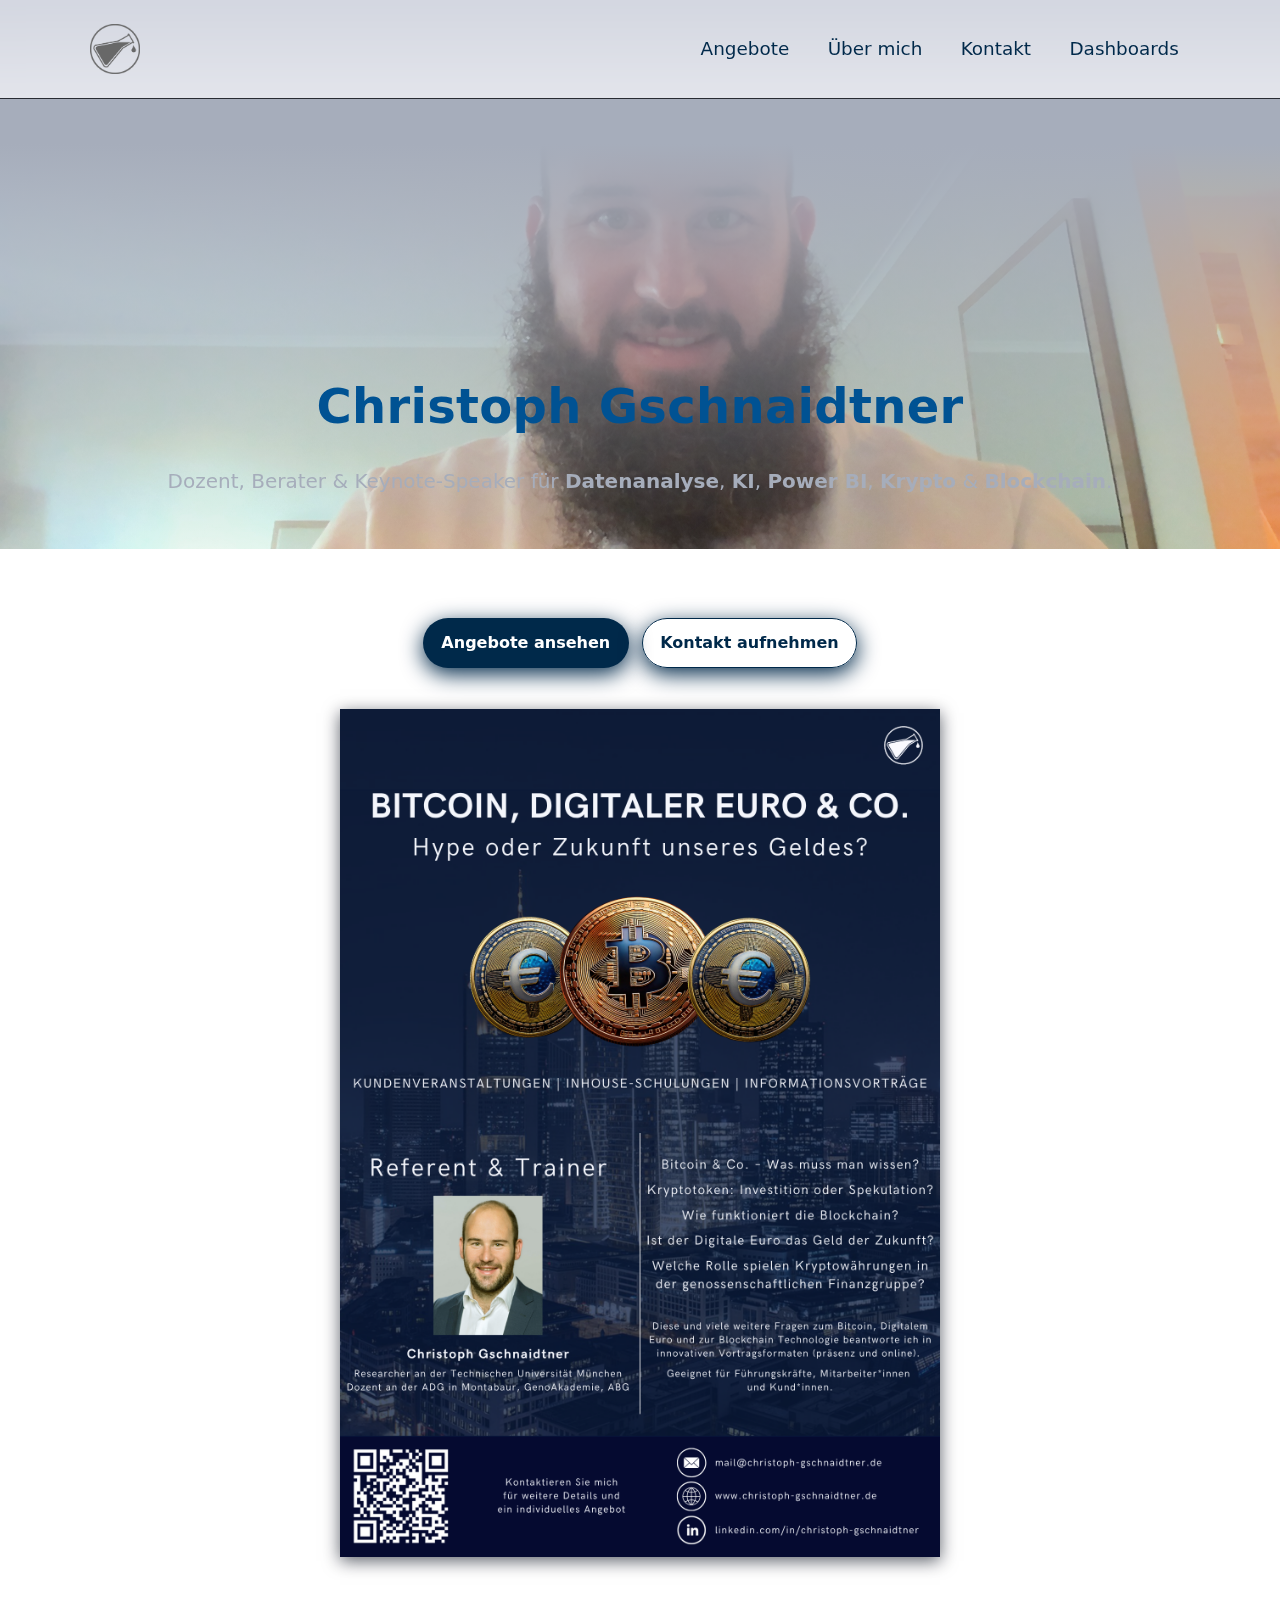
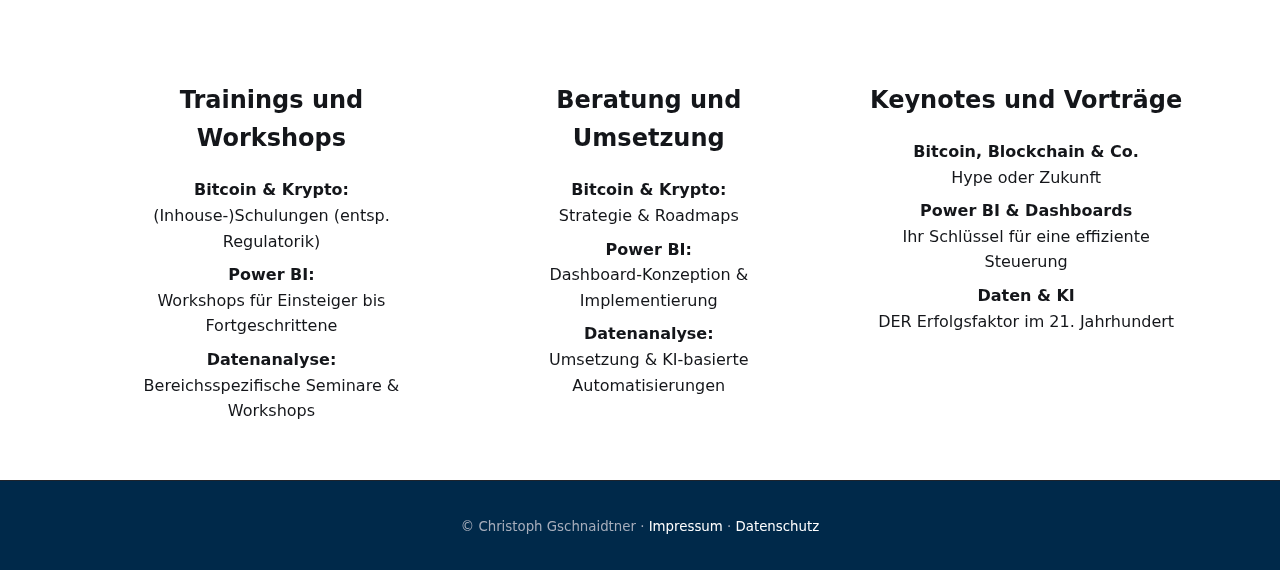
<file: index.html>
<!doctype html>
<html lang="de">
<head>
  <meta charset="utf-8" />
  <meta name="viewport" content="width=device-width, initial-scale=1" />
  <title>Christoph Gschnaidtner – Dozent & Berater (Datenanalyse, KI, Power BI, Blockchain)</title>
  <meta name="description" content="Schulungen, Workshops und Beratung zu Datenanalyse, KI, Data Storytelling, Power BI und Blockchain. Dozent & Berater: Christoph Gschnaidtner." />
  <meta name="author" content="Christoph Gschnaidtner" />
  <link rel="canonical" href="https://www.christoph-gschnaidtner.de/" />
  <link rel="icon" type="image/svg+xml" href="assets/icons/Logo_Christoph_Gschnaidtner.png" />
  <meta property="og:title" content="Christoph Gschnaidtner – Dozent & Berater" />
  <meta property="og:description" content="Trainings & Beratung zu Datenanalyse, KI, Data Storytelling, Power BI & Blockchain." />
  <meta property="og:type" content="website" />
  <meta property="og:url" content="https://www.christoph-gschnaidtner.de/" />
  <meta name="twitter:card" content="summary" />
  <link rel="stylesheet" href="assets/css/styles.css" />
  <script>document.documentElement.classList.add('js')</script>
</head>
<body>
  <header class="site-header">
    <div class="container nav">
      <a class="logo" href="/" aria-label="Startseite">
          <img
          src="assets/icons/Logo_Christoph_Gschnaidtner.png"
          alt="Christoph Gschnaidtner"
          width="140" height="36"
          fetchpriority="high"
          decoding="async"
          loading="eager"
          />
      </a>
      <button class="nav-toggle" aria-expanded="false" aria-controls="site-menu" aria-label="Menü öffnen">☰</button>
      <nav id="site-menu" class="menu" aria-label="Hauptmenü">
        <a href="offers.html">Angebote</a>
        <a href="aboutme.html">Über mich</a>
        <a href="contact.html">Kontakt</a>
        <a href="Dashboard.html">Dashboards</a>
      </nav>
    </div>
  </header>

  <main>
    <div class="hero-bg">
      <img src="assets/icons/WIN_20250913_18_25_19_Pro.jpg" alt="Hero Background" />
    </div>
    <section class="hero">
      <div class="container">
        <h1>Christoph Gschnaidtner</h1>
        <p class="subtitle">Dozent, Berater &amp; Keynote-Speaker für
          <strong>Datenanalyse</strong>, <strong>KI</strong>, <strong>Power BI</strong>, <strong>Krypto</strong> &amp; <strong>Blockchain</strong>.
        </p>
      </div>
    </section>
    <section id="Buttons" class="section">
      <div class="cta">
        <a class="button" href="offers.html">Angebote ansehen</a>
        <a class="button ghost" href="contact.html">Kontakt aufnehmen</a>
      </div>
      <div class="cta">
      <a href="assets/icons/2025_Bitcoin_Digitaler_Euro_Co_Gschnaidtner_Links.pdf" target="_blank">
        <img src="assets/icons/2025_Bitcoin_Digitaler_Euro_Co_Gschnaidtner_Druck.png" alt="Logo" width="600" class="picture-shadow" />
      </a>
      </div>
    </section>
    
    <section id="angebote" class="section">
      <div class="container grid-3">
        <div>
          <ul class="list">
            <h2>Trainings und Workshops</h2>
            <div><strong>Bitcoin &amp; Krypto:</strong> <br> (Inhouse-)Schulungen (entsp. Regulatorik) </div>
            <div><strong>Power&nbsp;BI:</strong> <br> Workshops für Einsteiger bis Fortgeschrittene</div>
            <div><strong>Datenanalyse:</strong> <br> Bereichsspezifische Seminare &amp; Workshops</div>
          </ul>
        </div>
        <div>
          <ul class="list">
            <h2>Beratung und Umsetzung</h2>
            <div><strong>Bitcoin &amp; Krypto:</strong> <br> Strategie &amp; Roadmaps</div>
            <div><strong>Power&nbsp;BI:</strong> <br> Dashboard-Konzeption &amp; Implementierung</div>
            <div><strong>Datenanalyse:</strong> <br> Umsetzung &amp; KI-basierte Automatisierungen</div>
          </ul>
        </div>
        <div>
          <ul class="list">
            <h2>Keynotes und Vorträge</h2>
            <div><strong>Bitcoin, Blockchain &amp; Co.</strong> <br> Hype oder Zukunft </div>
            <div><strong>Power&nbsp;BI &amp; Dashboards</strong> <br> Ihr Schlüssel für eine effiziente Steuerung</div>
            <div><strong>Daten &amp; KI</strong> <br> DER Erfolgsfaktor im 21. Jahrhundert</div>
          </ul>
        </div>
      </div>
    </section>
  </main>

  <footer class="site-footer">
    <div class="container">
      <small>© <span id="year"></span> Christoph Gschnaidtner · <a href="impressum.html">Impressum</a> · <a href="datenschutz.html">Datenschutz</a></small>
    </div>
  </footer>

  <script src="assets/js/script.js" defer></script>
</body>
</html>
</file>
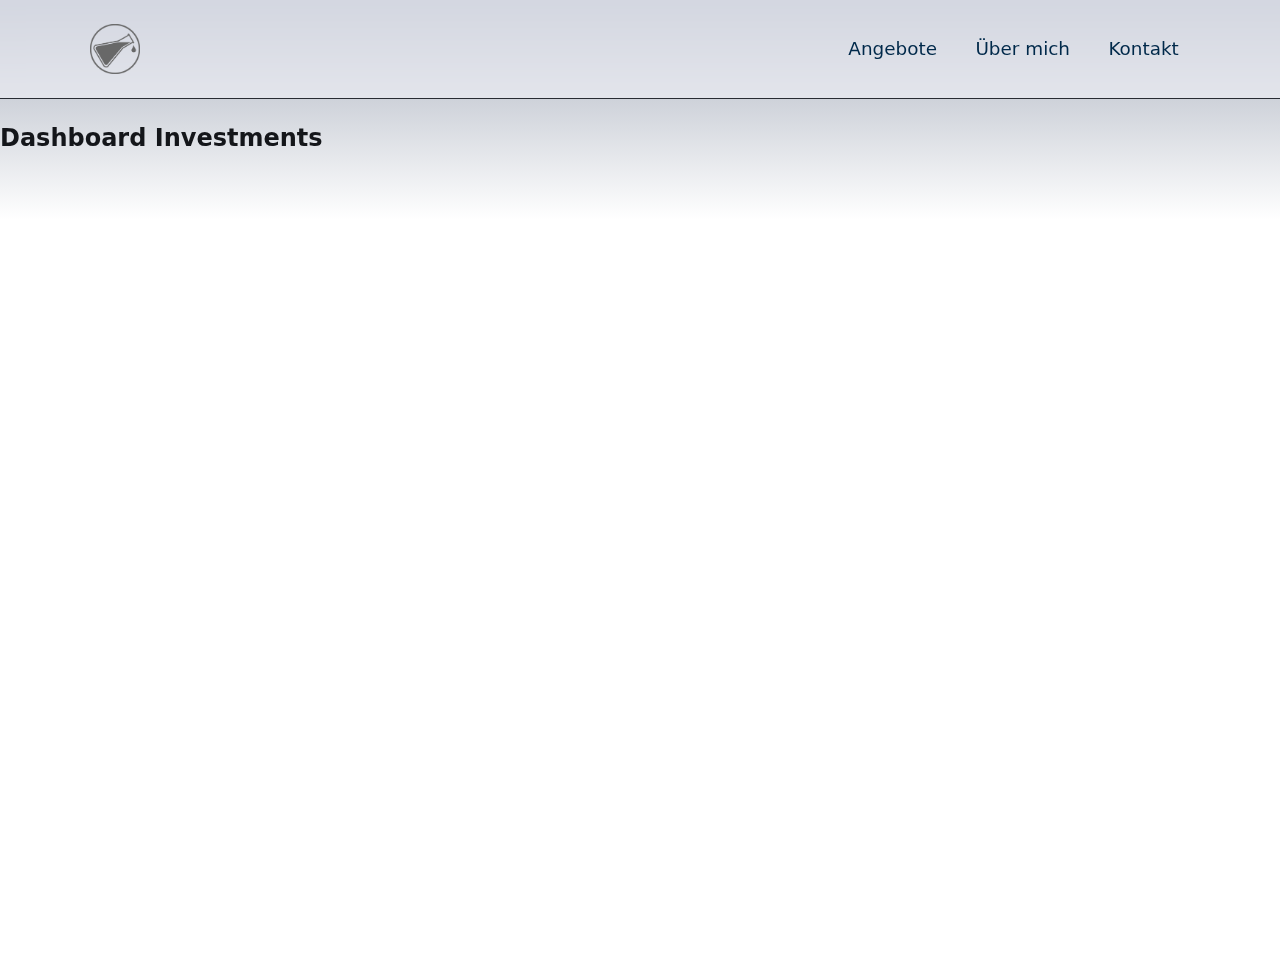
<file: Dashboard.html>
<!doctype html>
<html lang="de">
<head>
  <meta charset="utf-8" />
  <meta name="viewport" content="width=device-width, initial-scale=1" />
  <title>Christoph Gschnaidtner – Dozent & Berater (Datenanalyse, KI, Power BI, Blockchain)</title>
  <meta name="description" content="Schulungen, Workshops und Beratung zu Datenanalyse, KI, Data Storytelling, Power BI und Blockchain. Dozent & Berater: Christoph Gschnaidtner." />
  <meta name="author" content="Christoph Gschnaidtner" />
  <link rel="canonical" href="https://www.christoph-gschnaidtner.de/" />
  <link rel="icon" type="image/svg+xml" href="assets/icons/Logo_Christoph_Gschnaidtner.png" />
  <meta property="og:title" content="Christoph Gschnaidtner – Dozent & Berater" />
  <meta property="og:description" content="Trainings & Beratung zu Datenanalyse, KI, Data Storytelling, Power BI & Blockchain." />
  <meta property="og:type" content="website" />
  <meta property="og:url" content="https://www.christoph-gschnaidtner.de/" />
  <meta name="twitter:card" content="summary" />
  <link rel="stylesheet" href="assets/css/styles.css" />
  <script>document.documentElement.classList.add('js')</script>
</head>
<body>
  <header class="site-header">
    <div class="container nav">
      <a class="logo" href="/" aria-label="Startseite">
          <img
          src="assets/icons/Logo_Christoph_Gschnaidtner.png"
          alt="Christoph Gschnaidtner"
          width="140" height="36"
          fetchpriority="high"
          decoding="async"
          loading="eager"
          />
      </a>
      <button class="nav-toggle" aria-expanded="false" aria-controls="site-menu" aria-label="Menü öffnen">☰</button>
      <nav id="site-menu" class="menu" aria-label="Hauptmenü">
        <a href="#angebote">Angebote</a>
        <a href="#ueber-mich">Über mich</a>
        <a href="#kontakt">Kontakt</a>
      </nav>
    </div>
  </header>

  <main>
      <section id="dashboard">
      <h2>Dashboard Investments</h2>
      <div style="position:relative;padding-top:62%;height:0;overflow:hidden;">
        <iframe 
          title="Dashboard_Investments"
          src="https://app.powerbi.com/view?r=eyJrIjoiMThlMTJhYWUtNzJmNC00MDcwLTk3YWYtYmFjODhlYjQyMzMyIiwidCI6ImE3MmNlYzMxLTZjOWUtNDc5NC1iMzUxLWU1YzZlNDgxMmU1MiJ9" 
          frameborder="0" 
          allowFullScreen="true"
          style="position:absolute;top:0;left:0;width:100%;height:100%;">
        </iframe>
      </div>
    </section>  
  </main>
</html>
</file>
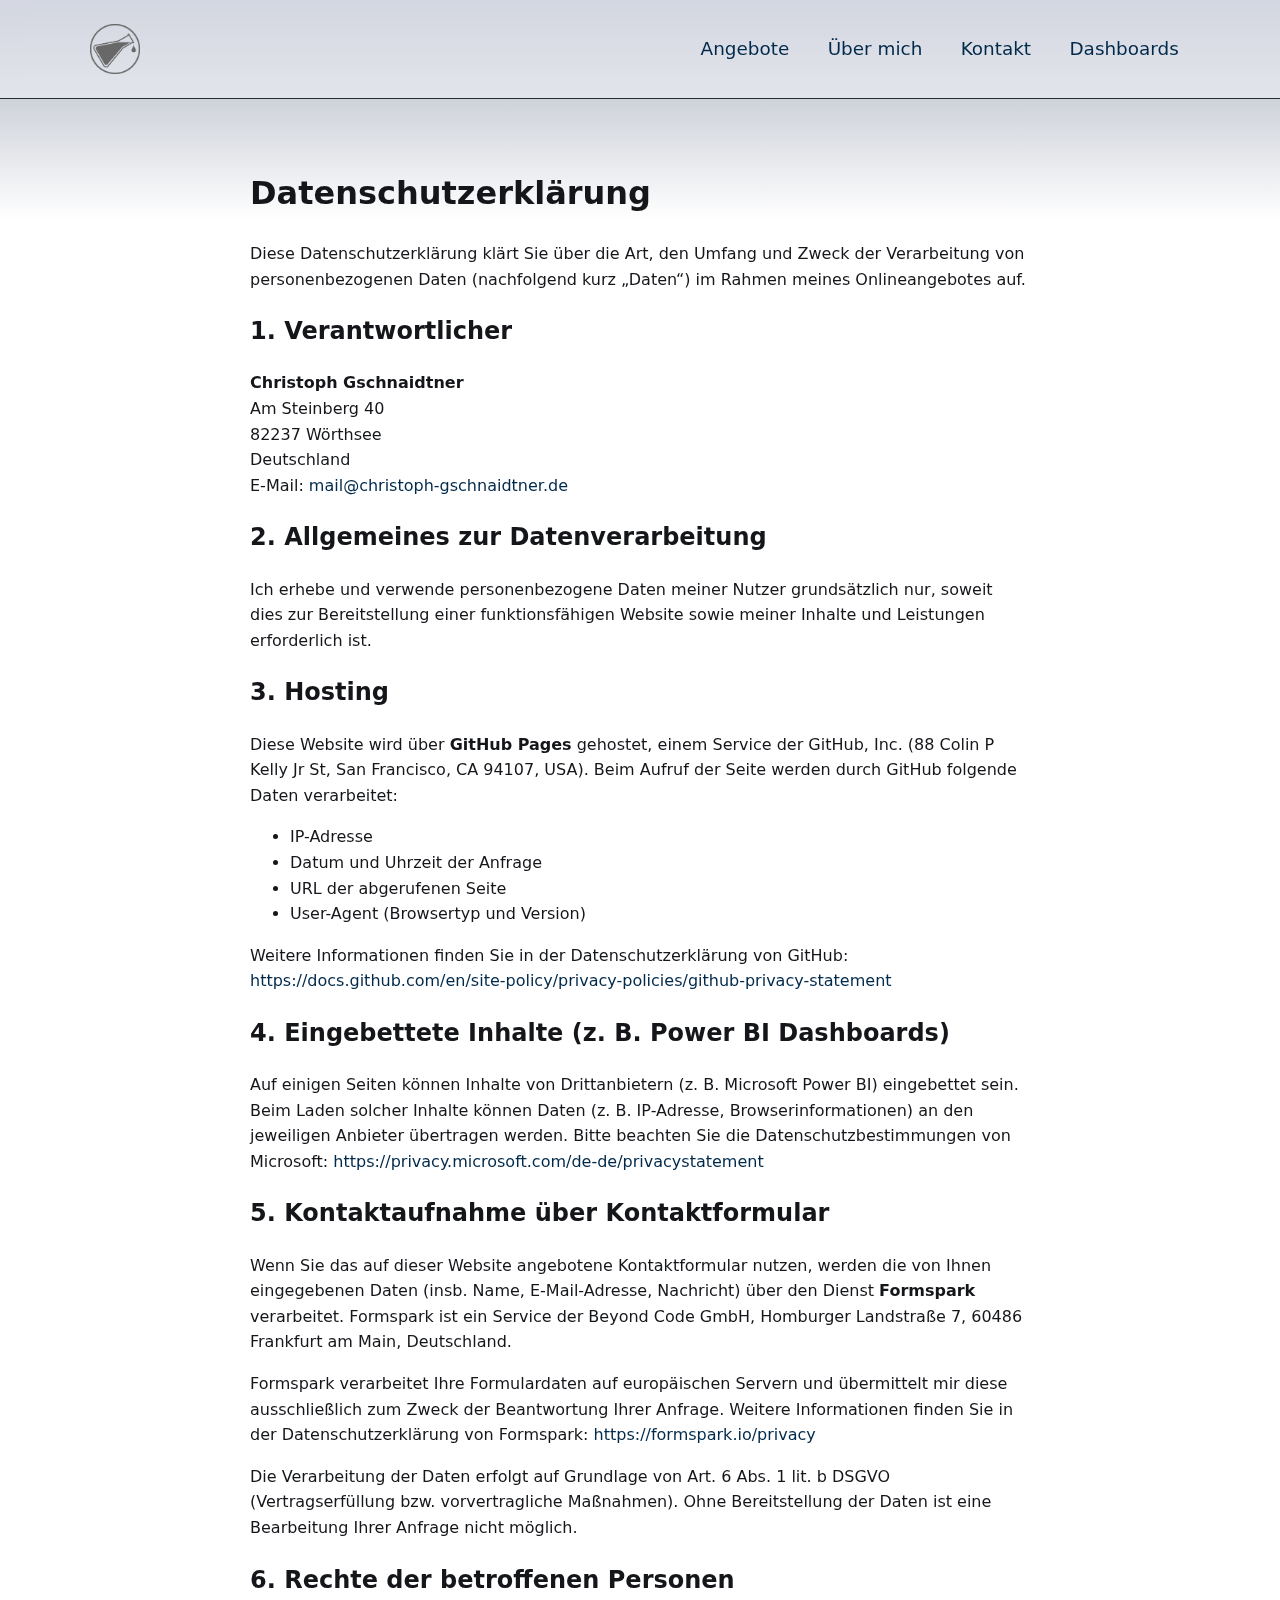
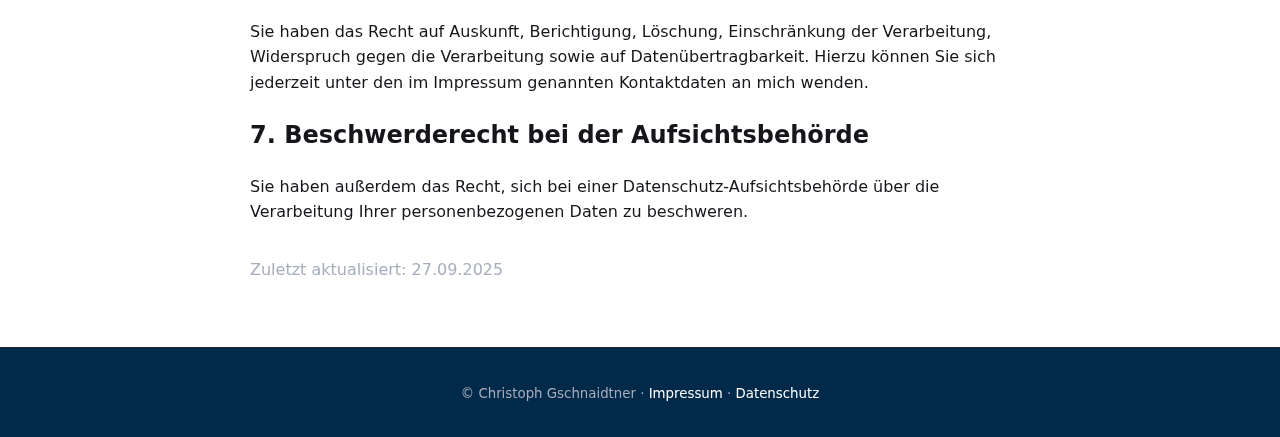
<file: datenschutz.html>
<!doctype html>
<html lang="de">
<head>
  <meta charset="utf-8" />
  <meta name="viewport" content="width=device-width, initial-scale=1" />
  <title>Christoph Gschnaidtner – Dozent & Berater (Datenanalyse, KI, Power BI, Blockchain)</title>
  <meta name="description" content="Schulungen, Workshops und Beratung zu Datenanalyse, KI, Data Storytelling, Power BI und Blockchain. Dozent & Berater: Christoph Gschnaidtner." />
  <meta name="author" content="Christoph Gschnaidtner" />
  <link rel="canonical" href="https://www.christoph-gschnaidtner.de/" />
  <link rel="icon" type="image/svg+xml" href="assets/icons/Logo_Christoph_Gschnaidtner.png" />
  <meta property="og:title" content="Christoph Gschnaidtner – Dozent & Berater" />
  <meta property="og:description" content="Trainings & Beratung zu Datenanalyse, KI, Data Storytelling, Power BI & Blockchain." />
  <meta property="og:type" content="website" />
  <meta property="og:url" content="https://www.christoph-gschnaidtner.de/" />
  <meta name="twitter:card" content="summary" />
  <link rel="stylesheet" href="assets/css/styles.css" />
  <script>document.documentElement.classList.add('js')</script>
</head>
<body>
  <header class="site-header">
    <div class="container nav">
      <a class="logo" href="/" aria-label="Startseite">
          <img
          src="assets/icons/Logo_Christoph_Gschnaidtner.png"
          alt="Christoph Gschnaidtner"
          width="140" height="36"
          fetchpriority="high"
          decoding="async"
          loading="eager"
          />
      </a>
      <button class="nav-toggle" aria-expanded="false" aria-controls="site-menu" aria-label="Menü öffnen">☰</button>
      <nav id="site-menu" class="menu" aria-label="Hauptmenü">
        <a href="offers.html">Angebote</a>
        <a href="aboutme.html">Über mich</a>
        <a href="contact.html">Kontakt</a>
        <a href="Dashboard.html">Dashboards</a>
      </nav>
    </div>
  </header>


  <main>
    <section class="section">
        <div class="container narrow">
            <h1>Datenschutzerklärung</h1>
                <p>Diese Datenschutzerklärung klärt Sie über die Art, den Umfang und Zweck der Verarbeitung von personenbezogenen Daten (nachfolgend kurz „Daten“) im Rahmen meines Onlineangebotes auf.</p>

                <h2>1. Verantwortlicher</h2>
                <p>
                <strong>Christoph Gschnaidtner</strong><br>
                    Am Steinberg 40<br>
                    82237 Wörthsee<br>
                    Deutschland<br>
                    E-Mail: <a href="mailto:mail@christoph-gschnaidtner.de">mail@christoph-gschnaidtner.de</a>
                </p>

                <h2>2. Allgemeines zur Datenverarbeitung</h2>
                <p>Ich erhebe und verwende personenbezogene Daten meiner Nutzer grundsätzlich nur, soweit dies zur Bereitstellung einer funktionsfähigen Website sowie meiner Inhalte und Leistungen erforderlich ist.</p>

                <h2>3. Hosting</h2>
                <p>Diese Website wird über <strong>GitHub Pages</strong> gehostet, einem Service der GitHub, Inc. (88 Colin P Kelly Jr St, San Francisco, CA 94107, USA). 
                Beim Aufruf der Seite werden durch GitHub folgende Daten verarbeitet:</p>
                <ul>
                <li>IP-Adresse</li>
                <li>Datum und Uhrzeit der Anfrage</li>
                <li>URL der abgerufenen Seite</li>
                <li>User-Agent (Browsertyp und Version)</li>
                </ul>
                <p>Weitere Informationen finden Sie in der Datenschutzerklärung von GitHub: <a href="https://docs.github.com/en/site-policy/privacy-policies/github-privacy-statement" target="_blank">https://docs.github.com/en/site-policy/privacy-policies/github-privacy-statement</a></p>

                <h2>4. Eingebettete Inhalte (z. B. Power BI Dashboards)</h2>
                <p>Auf einigen Seiten können Inhalte von Drittanbietern (z. B. Microsoft Power BI) eingebettet sein. 
                Beim Laden solcher Inhalte können Daten (z. B. IP-Adresse, Browserinformationen) an den jeweiligen Anbieter übertragen werden. 
                Bitte beachten Sie die Datenschutzbestimmungen von Microsoft: <a href="https://privacy.microsoft.com/de-de/privacystatement" target="_blank">https://privacy.microsoft.com/de-de/privacystatement</a></p>

                <h2>5. Kontaktaufnahme über Kontaktformular</h2>
                <p>Wenn Sie das auf dieser Website angebotene Kontaktformular nutzen, werden die von Ihnen eingegebenen Daten (insb. Name, E-Mail-Adresse, Nachricht) über den Dienst <strong>Formspark</strong> verarbeitet. 
                Formspark ist ein Service der Beyond Code GmbH, Homburger Landstraße 7, 60486 Frankfurt am Main, Deutschland.</p>

                <p>Formspark verarbeitet Ihre Formulardaten auf europäischen Servern und übermittelt mir diese ausschließlich zum Zweck der Beantwortung Ihrer Anfrage. 
                Weitere Informationen finden Sie in der Datenschutzerklärung von Formspark: <a href="https://formspark.io/privacy" target="_blank">https://formspark.io/privacy</a></p>

                <p>Die Verarbeitung der Daten erfolgt auf Grundlage von Art. 6 Abs. 1 lit. b DSGVO (Vertragserfüllung bzw. vorvertragliche Maßnahmen). 
                Ohne Bereitstellung der Daten ist eine Bearbeitung Ihrer Anfrage nicht möglich.</p>

                <h2>6. Rechte der betroffenen Personen</h2>
                <p>Sie haben das Recht auf Auskunft, Berichtigung, Löschung, Einschränkung der Verarbeitung, Widerspruch gegen die Verarbeitung sowie auf Datenübertragbarkeit. 
                Hierzu können Sie sich jederzeit unter den im Impressum genannten Kontaktdaten an mich wenden.</p>

                <h2>7. Beschwerderecht bei der Aufsichtsbehörde</h2>
                <p>Sie haben außerdem das Recht, sich bei einer Datenschutz-Aufsichtsbehörde über die Verarbeitung Ihrer personenbezogenen Daten zu beschweren.</p>
   
        <p style="color:#a6adbb;margin-top:2rem">
          Zuletzt aktualisiert: <time datetime="2025-09-27">27.09.2025</time>
        </p>
      </div>
    </section>
  </main>
  
  <footer class="site-footer">
    <div class="container">
      <small>© <span id="year"></span> Christoph Gschnaidtner · <a href="impressum.html">Impressum</a> · <a href="datenschutz.html">Datenschutz</a></small>
    </div>
  </footer>

  <script src="assets/js/script.js" defer></script>
</body>
</html>
</file>
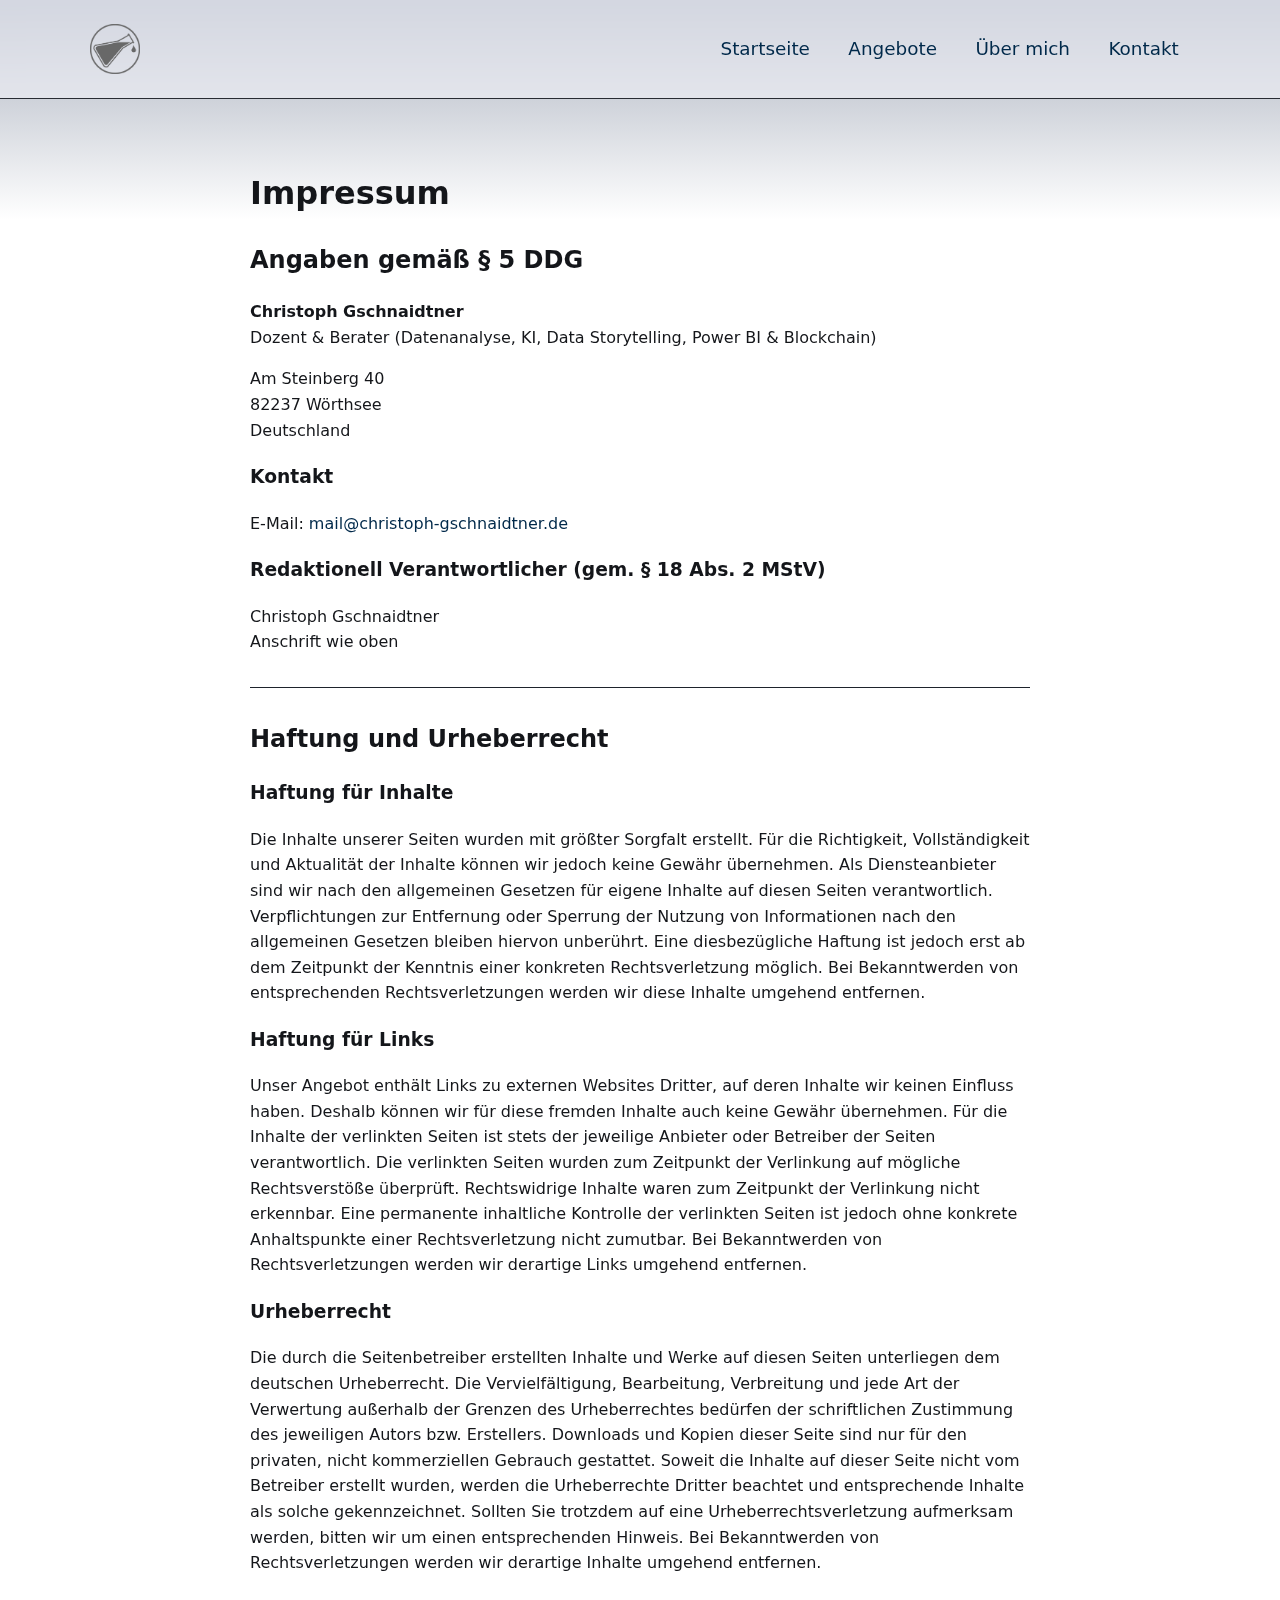
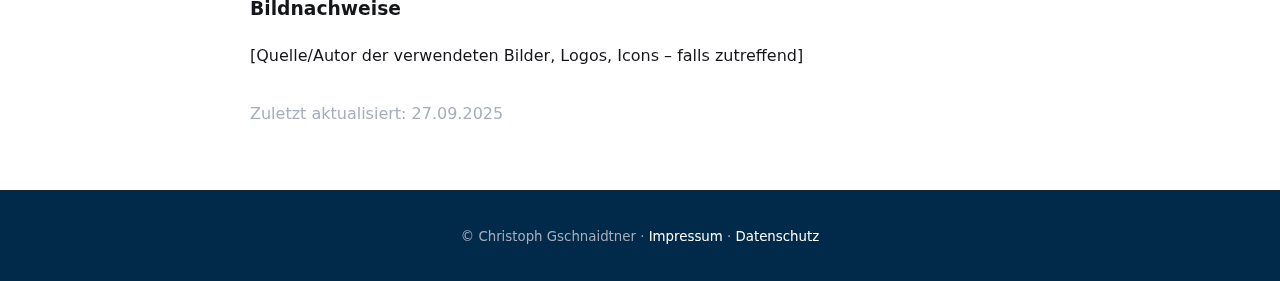
<file: impressum.html>
<!doctype html>
<html lang="de">
<head>
  <meta charset="utf-8" />
  <meta name="viewport" content="width=device-width, initial-scale=1" />
  <title>Impressum – Christoph Gschnaidtner</title>
  <meta name="description" content="Impressum von Christoph Gschnaidtner – Dozent & Berater für Datenanalyse, KI, Data Storytelling, Power BI und Blockchain."/>
  <meta name="author" content="Christoph Gschnaidtner" />
  <link rel="canonical" href="https://www.christoph-gschnaidtner.de/" />
  <link rel="icon" type="image/svg+xml" href="assets/icons/Logo_Christoph_Gschnaidtner.png" />
  <link rel="stylesheet" href="assets/css/styles.css" />
  <script>document.documentElement.classList.add('js')</script>
</head>
<body>
  <header class="site-header">
    <div class="container nav">
      <a class="logo" href="/" aria-label="Startseite">
          <img
          src="assets/icons/Logo_Christoph_Gschnaidtner.png"
          alt="Christoph Gschnaidtner"
          width="140" height="36"
          fetchpriority="high"
          decoding="async"
          loading="eager"
          />
      </a>
      <nav class="menu" aria-label="Hauptmenü">
        <a href="/">Startseite</a>
        <a href="offers.html">Angebote</a>
        <a href="aboutme.html">Über mich</a>
        <a href="contact.html">Kontakt</a>
      </nav>
    </div>
  </header>

  <main>
    <section class="section">
      <div class="container narrow">
        <h1>Impressum</h1>

        <!-- Anbieterkennzeichnung nach § 5 DDG (ehemals § 5 TMG) -->
        <h2>Angaben gemäß § 5 DDG</h2>
        <p>
          <strong>Christoph Gschnaidtner</strong><br>
          Dozent &amp; Berater (Datenanalyse, KI, Data Storytelling, Power BI &amp; Blockchain)
        </p>
        <p>
          <!-- TODO: Eigene ladungsfähige Anschrift eintragen -->
          Am Steinberg 40<br>
          82237 Wörthsee<br>
          Deutschland
        </p>

        <h3>Kontakt</h3>
        <p>
          E-Mail: <a href="mailto:mail@christoph-gschnaidtner.de">mail@christoph-gschnaidtner.de</a><br>
        </p>

        <!-- Optional: Wenn USt-IdNr. vorhanden -->
        <!-- <h3>Umsatzsteuer-ID</h3>
        <p>
          Umsatzsteuer-Identifikationsnummer gemäß § 27a UStG: [USt-IdNr., z. B. DE123456789]
        </p> -->

        <!-- Optional: Nur wenn Handels-/Vereinsregistereintrag existiert -->
        <!-- Für Einzelunternehmer ohne HR-Eintrag: Abschnitt entfernen -->
        <!-- <h3>Registereintrag</h3>
        <p>
          Eingetragen im Handelsregister.<br>
          Registergericht: [z. B. Amtsgericht München]<br>
          Registernummer: [HRB/ HRA ...]
        </p> -->

        <!-- Optional: Nur bei reglementierten Berufen (z. B. Rechtsanwälte, Steuerberater, Architekten) -->
        <!-- Für Dozent/Berater in der Regel NICHT erforderlich – ggf. entfernen -->
        <!-- 
        <h3>Berufsrechtliche Angaben</h3>
        <p>
          Zuständige Kammer/Aufsichtsbehörde: [Name, Anschrift]<br>
          Verliehene Berufsbezeichnung: [Bezeichnung, Staat der Verleihung]<br>
          Es gelten folgende berufsrechtliche Regelungen: [Bezeichnung der Regelungen und Zugänglichkeit]
        </p> -->

        <!-- Optional: Falls Berufshaftpflichtversicherung besteht/erforderlich ist -->
        <!--
        <h3>Berufshaftpflichtversicherung</h3>
        <p>
          Name und Sitz des Versicherers: [Versicherer]<br>
          Räumlicher Geltungsbereich: [z. B. Deutschland / EU]
        </p> -->

        <!-- § 18 Abs. 2 MStV – nur bei journalistisch-redaktionellen Inhalten -->
        <!-- Wenn deine Website KEINE journalistisch-redaktionellen Inhalte bietet, Abschnitt entfernen -->
        <h3>Redaktionell Verantwortlicher (gem. § 18 Abs. 2 MStV)</h3>
        <p>
          Christoph Gschnaidtner<br>
          Anschrift wie oben
        </p>

        <hr style="border:none;border-top:1px solid #1e232c;margin:2rem 0" />

        <h2>Haftung und Urheberrecht</h2>

        <h3>Haftung für Inhalte</h3>
        <p>
          Die Inhalte unserer Seiten wurden mit größter Sorgfalt erstellt. Für die Richtigkeit, Vollständigkeit 
          und Aktualität der Inhalte können wir jedoch keine Gewähr übernehmen. Als Diensteanbieter sind wir 
          nach den allgemeinen Gesetzen für eigene Inhalte auf diesen Seiten verantwortlich. Verpflichtungen 
          zur Entfernung oder Sperrung der Nutzung von Informationen nach den allgemeinen Gesetzen bleiben hiervon unberührt. 
          Eine diesbezügliche Haftung ist jedoch erst ab dem Zeitpunkt der Kenntnis einer konkreten Rechtsverletzung möglich. 
          Bei Bekanntwerden von entsprechenden Rechtsverletzungen werden wir diese Inhalte umgehend entfernen.
        </p>

        <h3>Haftung für Links</h3>
        <p>
          Unser Angebot enthält Links zu externen Websites Dritter, auf deren Inhalte wir keinen Einfluss haben. 
          Deshalb können wir für diese fremden Inhalte auch keine Gewähr übernehmen. Für die Inhalte der verlinkten 
          Seiten ist stets der jeweilige Anbieter oder Betreiber der Seiten verantwortlich. Die verlinkten Seiten 
          wurden zum Zeitpunkt der Verlinkung auf mögliche Rechtsverstöße überprüft. Rechtswidrige Inhalte waren 
          zum Zeitpunkt der Verlinkung nicht erkennbar. Eine permanente inhaltliche Kontrolle der verlinkten Seiten 
          ist jedoch ohne konkrete Anhaltspunkte einer Rechtsverletzung nicht zumutbar. Bei Bekanntwerden von 
          Rechtsverletzungen werden wir derartige Links umgehend entfernen.
        </p>

        <h3>Urheberrecht</h3>
        <p>
          Die durch die Seitenbetreiber erstellten Inhalte und Werke auf diesen Seiten unterliegen dem deutschen 
          Urheberrecht. Die Vervielfältigung, Bearbeitung, Verbreitung und jede Art der Verwertung außerhalb der 
          Grenzen des Urheberrechtes bedürfen der schriftlichen Zustimmung des jeweiligen Autors bzw. Erstellers. 
          Downloads und Kopien dieser Seite sind nur für den privaten, nicht kommerziellen Gebrauch gestattet. 
          Soweit die Inhalte auf dieser Seite nicht vom Betreiber erstellt wurden, werden die Urheberrechte Dritter beachtet 
          und entsprechende Inhalte als solche gekennzeichnet. Sollten Sie trotzdem auf eine Urheberrechtsverletzung aufmerksam werden, 
          bitten wir um einen entsprechenden Hinweis. Bei Bekanntwerden von Rechtsverletzungen werden wir derartige Inhalte umgehend entfernen.
        </p>

        <!-- Optional: Bild-/Quellnachweise angeben -->
        <h3>Bildnachweise</h3>
        <p>
          [Quelle/Autor der verwendeten Bilder, Logos, Icons – falls zutreffend]
        </p>

        <p style="color:#a6adbb;margin-top:2rem">
          Zuletzt aktualisiert: <time datetime="2025-09-27">27.09.2025</time>
        </p>
      </div>
    </section>
  </main>

  <footer class="site-footer">
    <div class="container">
      <small>© <span id="year"></span> Christoph Gschnaidtner · <a href="impressum.html">Impressum</a> · <a href="datenschutz.html">Datenschutz</a></small>
    </div>
  </footer>

  <!-- Strukturierte Daten (optional, hilft Suchmaschinen) -->
  <script type="application/ld+json">
  {
    "@context": "https://schema.org",
    "@type": "Person",
    "name": "Christoph Gschnaidtner",
    "url": "https://www.christoph-gschnaidtner.de/",
    "email": "mailto:mail@christoph-gschnaidtner.de",
    "address": {
      "@type": "PostalAddress",
      "streetAddress": "Am Steinberg 40",
      "postalCode": "82237",
      "addressLocality": "Wörthsee",
      "addressCountry": "DE"
    }
  }
  </script>

  <script src="assets/js/script.js" defer></script>
</body>
</html>
</file>
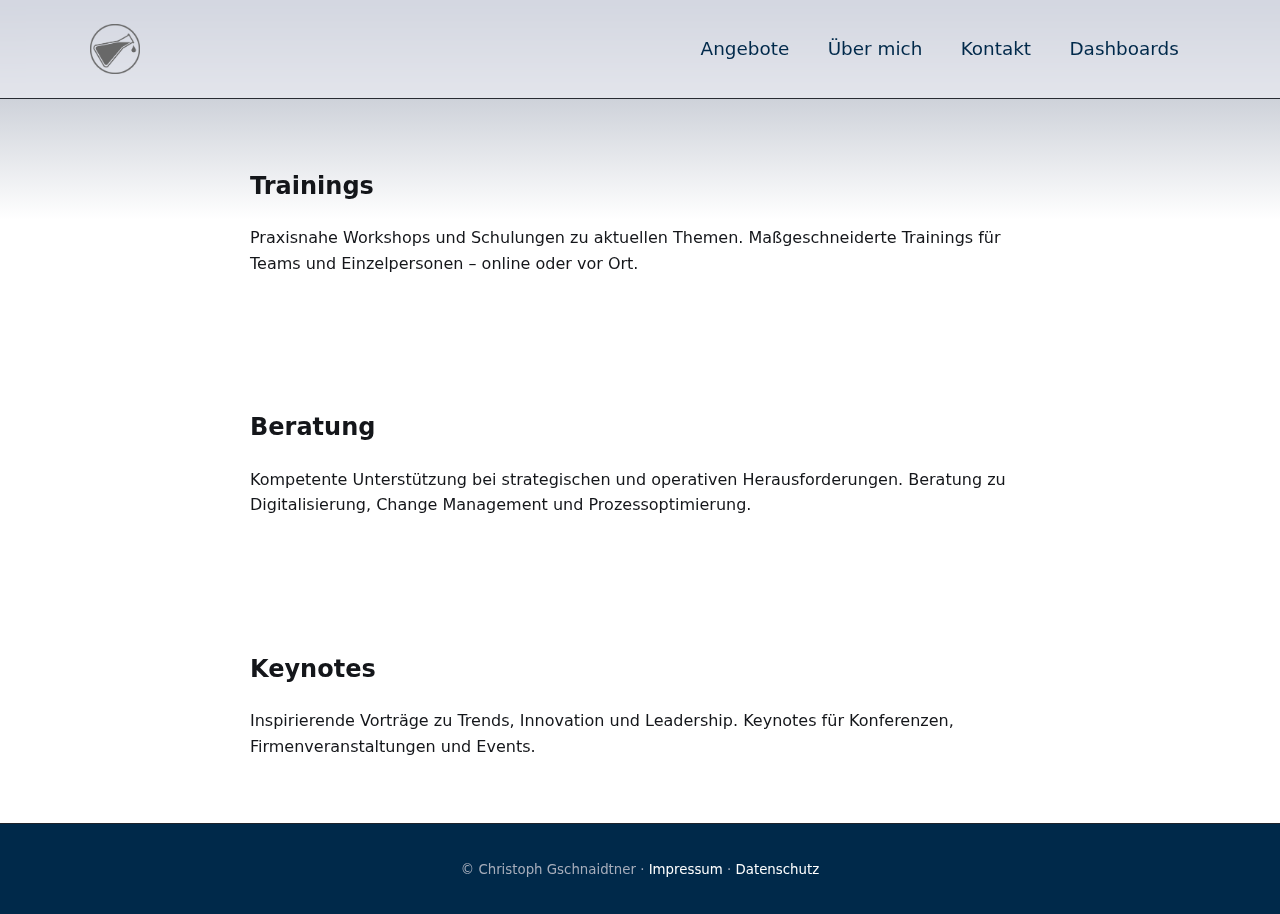
<file: offers.html>
<!doctype html>
<html lang="de">
<head>
  <meta charset="utf-8" />
  <meta name="viewport" content="width=device-width, initial-scale=1" />
  <title>Christoph Gschnaidtner – Dozent & Berater (Datenanalyse, KI, Power BI, Blockchain)</title>
  <meta name="description" content="Schulungen, Workshops und Beratung zu Datenanalyse, KI, Data Storytelling, Power BI und Blockchain. Dozent & Berater: Christoph Gschnaidtner." />
  <meta name="author" content="Christoph Gschnaidtner" />
  <link rel="canonical" href="https://www.christoph-gschnaidtner.de/" />
  <link rel="icon" type="image/svg+xml" href="assets/icons/Logo_Christoph_Gschnaidtner.png" />
  <meta property="og:title" content="Christoph Gschnaidtner – Dozent & Berater" />
  <meta property="og:description" content="Trainings & Beratung zu Datenanalyse, KI, Data Storytelling, Power BI & Blockchain." />
  <meta property="og:type" content="website" />
  <meta property="og:url" content="https://www.christoph-gschnaidtner.de/" />
  <meta name="twitter:card" content="summary" />
  <link rel="stylesheet" href="assets/css/styles.css" />
  <script>document.documentElement.classList.add('js')</script>
</head>
<body>
  <header class="site-header">
    <div class="container nav">
      <a class="logo" href="/" aria-label="Startseite">
          <img
          src="assets/icons/Logo_Christoph_Gschnaidtner.png"
          alt="Christoph Gschnaidtner"
          width="140" height="36"
          fetchpriority="high"
          decoding="async"
          loading="eager"
          />
      </a>
      <button class="nav-toggle" aria-expanded="false" aria-controls="site-menu" aria-label="Menü öffnen">☰</button>
      <nav id="site-menu" class="menu" aria-label="Hauptmenü">
        <a href="offers.html">Angebote</a>
        <a href="aboutme.html">Über mich</a>
        <a href="contact.html">Kontakt</a>
        <a href="Dashboard.html">Dashboards</a>
      </nav>
    </div>
  </header>

    <main>
        <section id="Trainings" class="section">
            <div class="container narrow">
            <h2>Trainings</h2>
            <p>Praxisnahe Workshops und Schulungen zu aktuellen Themen. Maßgeschneiderte Trainings für Teams und Einzelpersonen – online oder vor Ort.</p>
        </section>
        <section id="beratung" class="section">
            <div class="container narrow">
            <h2>Beratung</h2>
            <p>Kompetente Unterstützung bei strategischen und operativen Herausforderungen. Beratung zu Digitalisierung, Change Management und Prozessoptimierung.</p>
            </div>
        </section>
        <section id="keynotes" class="section">
            <div class="container narrow">
            <h2>Keynotes</h2>
            <p>Inspirierende Vorträge zu Trends, Innovation und Leadership. Keynotes für Konferenzen, Firmenveranstaltungen und Events.</p>
            </div>
        </section>
    </main>


  <footer class="site-footer">
    <div class="container">
      <small>© <span id="year"></span> Christoph Gschnaidtner · <a href="impressum.html">Impressum</a> · <a href="datenschutz.html">Datenschutz</a></small>
    </div>
  </footer>

  <script src="assets/js/script.js" defer></script>
</body>
</html>
</file>
<file: assets/css/styles.css>
:root {
  --bg: #fff; /* #0e0f12;*/
  --surface: #f1f2f6; /*#eceffa; #00294A; #14161a;*/
  --text: #14161a;/* #e8eaed; */
  --text-blue: #00294A;
  --muted: #a6adbb;
  --brand: #00294A;
  --header-text: #00294A;
  --footer-text: #fff;
  --brand-contrast: #fff;
  --footer-bg: #00294A;
  --ring: rgba(110,231,183,.4);
  --max: 1100px;
  --radius: 14px;
  --gap: 1.25rem;
}

* { box-sizing: border-box; }
html, body { height: 100%; 
margin: 0;}
body {
  margin: 0;
  color: var(--text);
  display: flex;
  flex-direction: column;
  min-height: 100vh;
  background: linear-gradient(to bottom, /*#00294A*/ #a6adbb 0%, transparent 220px) no-repeat, var(--bg);
  /* background: radial-gradient(900px 450px at 20% -10%, var(--brand) 0%, transparent 60%) no-repeat, var(--bg);*/
  font: 16px/1.6 system-ui, -apple-system, Segoe UI, Roboto, "Helvetica Neue", Arial, "Noto Sans", "Apple Color Emoji", "Segoe UI Emoji";
  -webkit-font-smoothing: antialiased; -moz-osx-font-smoothing: grayscale;
}

main {
  flex: 1;
  position: relative;
}

a { color: var(--header-text); /*var(--brand);*/ 
  text-decoration: none; }
a:hover { text-decoration: underline; }


.site-footer a { 
  color: var(--footer-text); /*var(--brand);*/ 
  text-decoration: none; }
.site-footer a:hover { text-decoration: underline; }



.container { width: min(100% - 2rem, var(--max)); margin-inline: auto; }
.narrow { width: min(100% - 2rem, 780px); margin-inline: auto; }

.site-header {
  position: sticky; top: 0; z-index: 10;
  background: color-mix(in oklab, var(--surface) 60%, transparent);
  backdrop-filter: saturate(1.2) blur(10px);
  border-bottom: 1px solid #272b33;
  color: var(--header-text);
  transition: padding 0.3s, background 0.3s;
  padding: 0.4rem 0; /* Large at top */
}

.site-header .nav,
.site-header .menu a {
  font-size: 1.15rem;
  transition: font-size 0.3s;
}
.site-header.shrink .nav,
.site-header.shrink .menu a {
  font-size: 0.95rem;
}

.site-header .logo {
  font-size: 2.2rem;
  transition: font-size 0.3s;
}
.site-header .logo img {
  height: 50px;
  width: auto;
  transition: height 0.3s;
}
.site-header.shrink {
  padding: 0.01rem 0; /* Smaller when scrolled */
  /* Optionally, change background or other styles */
}
.site-header.shrink .logo {
  font-size: 1.3rem;
}
.site-header.shrink .logo img {
  height: 36px;
}

.nav { display: flex; align-items: center; justify-content: space-between; padding: .9rem 0; gap: var(--gap); }
.logo { font-weight: 800; letter-spacing: .4px; 
  background: linear-gradient(90deg, var(--brand), #7dd3fc); 
  -webkit-background-clip: text; background-clip: text; color: transparent; }
.menu { display: flex; gap: 1rem; align-items: center; }
.menu a { padding: .4rem .7rem; border-radius: 999px; }
.menu a:hover { background: #00294A; text-decoration: none; color: #fff }
.nav-toggle { display: none; background: none; border: 1px solid #2a303a; color: var(--text); padding: .4rem .6rem; border-radius: 8px; }

.hero { 
  padding: 15rem 0 3rem;
  position: relative;
  z-index: 1;
  display: flex;
  flex-direction: column;
  justify-content: flex-end; /* Push content to bottom */
  min-height: 450px;         /* Match .hero-bg height */
  padding-bottom: 2rem;      /* Space from bottom edge */
  text-align: center;
}

.hero h1 {
  color: #005293; 
  font-size: clamp(2rem, 4vw + 1rem, 3rem); 
  margin: 0 0 .5rem; 
  letter-spacing: .3px;
  position: relative;
  z-index: 1;
}

.hero-bg {
  position: absolute;
  top: 0;
  left: 0;
  width: 100%;
  height: 450px; /* Adjust height as needed */
  overflow: hidden;
  z-index: 0;
}
.hero-bg img {
  width: 100%;
  height: 100%;
  object-fit: cover;
  display: block;
}

/* Gradient overlay */
.hero-bg::after {
  content: "";
  position: absolute;
  top: 0; left: 0; width: 100%; height: 100%;
  pointer-events: none;
  background: linear-gradient(to bottom, #a6adbb 10%, transparent 500px);
  z-index: 1;
}

.subtitle { 
  color: var(--muted); 
  font-size: clamp(1rem, 1.4vw + .6rem, 1.25rem); 
}
.cta { display: flex; gap: .8rem; justify-content: center; margin-top: 1.3rem; flex-wrap: wrap; }

.section { padding: 3rem 0; }
.section.alt { background: #101318; border-block: 1px solid #1e232c; }
.grid-2 { display: grid; grid-template-columns: 1fr 1fr; gap: 2rem; align-items: start; }
@media (max-width: 900px) { .grid-2 { grid-template-columns: 1fr; } }
.grid-3 { display: grid; grid-template-columns: 1fr 1fr 1fr; gap: 2rem; align-items: start; }
@media (max-width: 900px) { .grid-3 { grid-template-columns: 1fr; } }


.list { margin: .6rem 0 0; padding-left: 1.1rem; }
.list li { margin: .4rem 0; }
.list div { margin: .5rem 0; }

.form { display: grid; gap: 1rem; margin-top: 1rem; }
.field { display: grid; gap: .4rem; }
input, textarea {
  width: 100%; padding: .8rem .9rem; border-radius: var(--radius);
  border: 1px solid #00294A; background: #ffffff; color: var(--text);
  outline: none; box-shadow: 0 0 0 0 var(--ring);
}
input:focus, textarea:focus { border-color: var(--brand); box-shadow: 0 0 0 .2rem var(--brand); }

.button {
  display: inline-flex; align-items: center; justify-content: center;
  padding: .7rem 1.1rem; border-radius: 999px; font-weight: 600; border: 1px solid transparent;
  background: var(--text-blue); color: var(--brand-contrast);
  box-shadow: 0 6px 22px  var(--text-blue); /*#6ee7b733;*/
}
.button:hover { transform: translateY(-1px); }
.button.ghost { background: transparent; 
  border-color: var(--text-blue); 
  color: var(--text-blue); }

.site-footer {
  padding: 2rem 0; 
  border-top: 1px solid #1e232c; 
  color: var(--muted); 
  text-align: center;
  background: var(--footer-bg);
}

@media (max-width: 760px) {
  .menu { display: none; }
  .menu.open { display: flex; flex-direction: column; align-items: flex-start; gap: .6rem; padding: .6rem 0; }
  .nav-toggle { display: inline-flex; }
}
/* Logo als Bild: Größe und Ausrichtung */
.logo {
  display: inline-flex;
  align-items: center;
  line-height: 1;
  padding: .2rem 0;
}
.logo img {
  height: 36px;       /* visuelle Höhe des Logos */
  width: auto;        /* Breite proportional */
}

/* Optional: auf kleineren Screens Logo etwas kleiner */
@media (max-width: 520px) {
  .logo img { height: 30px; }
}

.grid-3 {
  text-align: center;
}


/* Selber erstellte Klassen */
.picture-shadow {
  box-shadow: 0 4px 16px #020816a3;
  margin-top: 20px; /* Adds space above the image */
}

.form-actions {
  text-align: right;
  margin-top: 1rem;
}
</file>
